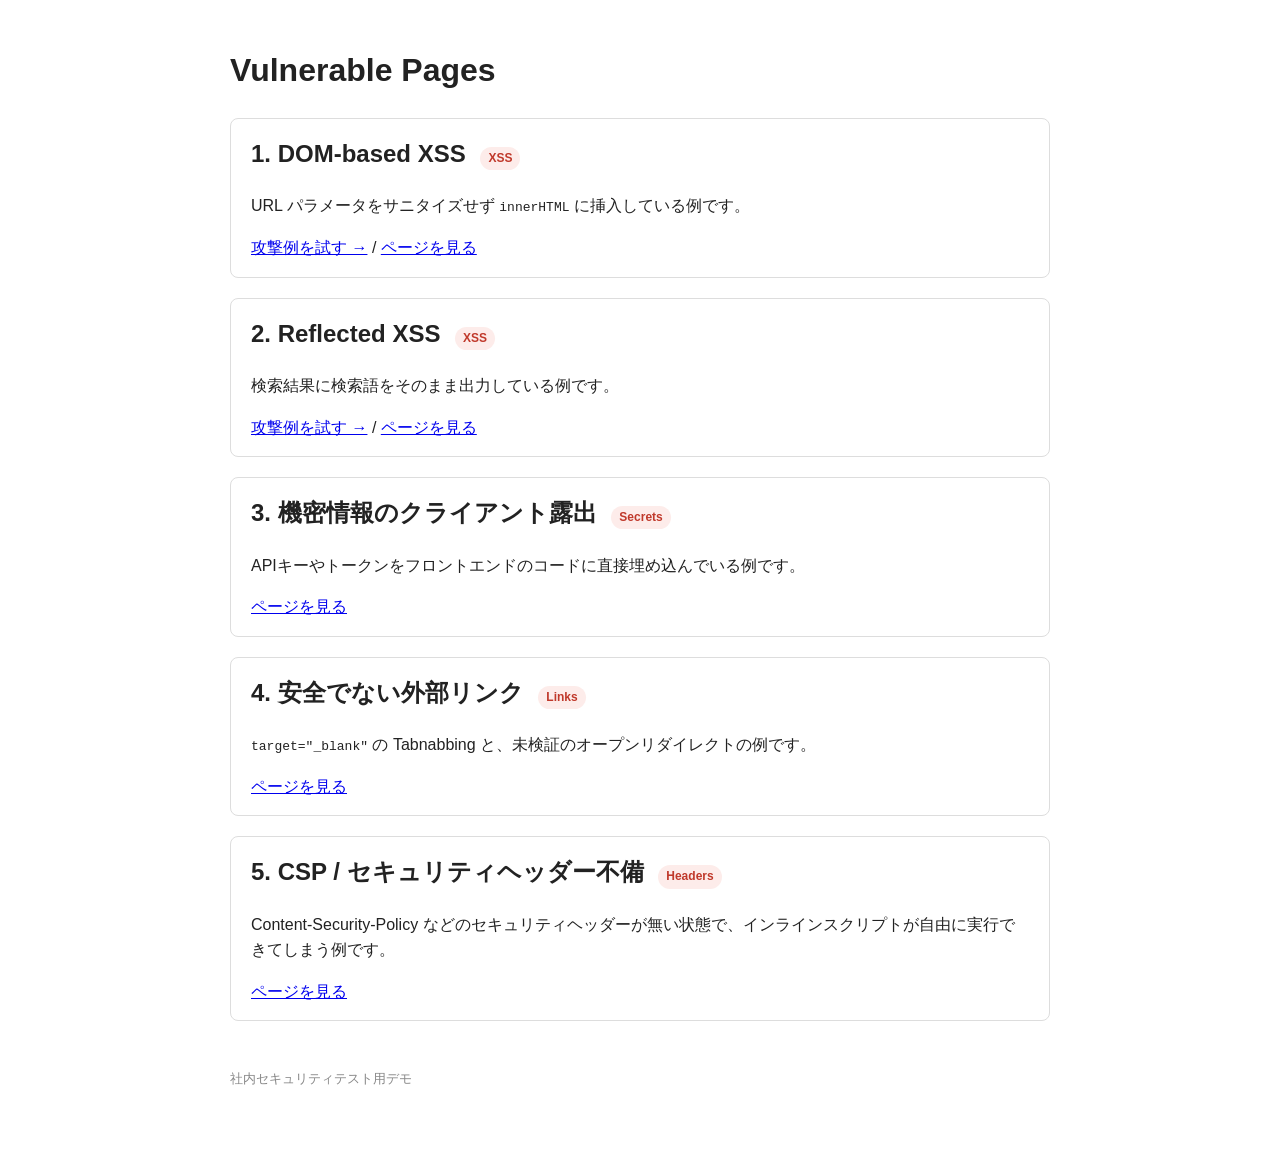
<file: public/index.html>
<!DOCTYPE html>
<html lang="ja">
<head>
  <meta charset="UTF-8" />
  <title>Vulnerable Pages</title>
  <meta name="robots" content="noindex, nofollow" />
  <link rel="stylesheet" href="assets/style.css" />
</head>
<body>

  <h1>Vulnerable Pages</h1>

  <div class="card">
    <h2>1. DOM-based XSS <span class="tag vuln">XSS</span></h2>
    <p>URL パラメータをサニタイズせず <code>innerHTML</code> に挿入している例です。</p>
    <a href="dom-xss.html?name=%3Cimg%20src%3Dx%20onerror%3D%22alert('DOM+XSS')%22%3E">攻撃例を試す →</a>
    /
    <a href="dom-xss.html">ページを見る</a>
  </div>

  <div class="card">
    <h2>2. Reflected XSS <span class="tag vuln">XSS</span></h2>
    <p>検索結果に検索語をそのまま出力している例です。</p>
    <a href="reflected-xss.html?q=%3Cimg%20src%3Dx%20onerror%3D%22alert('Reflected+XSS')%22%3E">攻撃例を試す →</a>
    /
    <a href="reflected-xss.html">ページを見る</a>
  </div>

  <div class="card">
    <h2>3. 機密情報のクライアント露出 <span class="tag vuln">Secrets</span></h2>
    <p>APIキーやトークンをフロントエンドのコードに直接埋め込んでいる例です。</p>
    <a href="secret-exposure.html">ページを見る</a>
  </div>

  <div class="card">
    <h2>4. 安全でない外部リンク <span class="tag vuln">Links</span></h2>
    <p><code>target="_blank"</code> の Tabnabbing と、未検証のオープンリダイレクトの例です。</p>
    <a href="unsafe-links.html">ページを見る</a>
  </div>

  <div class="card">
    <h2>5. CSP / セキュリティヘッダー不備 <span class="tag vuln">Headers</span></h2>
    <p>Content-Security-Policy などのセキュリティヘッダーが無い状態で、インラインスクリプトが自由に実行できてしまう例です。</p>
    <a href="missing-csp.html">ページを見る</a>
  </div>

  <footer>
    社内セキュリティテスト用デモ
  </footer>
</body>
</html>
</file>
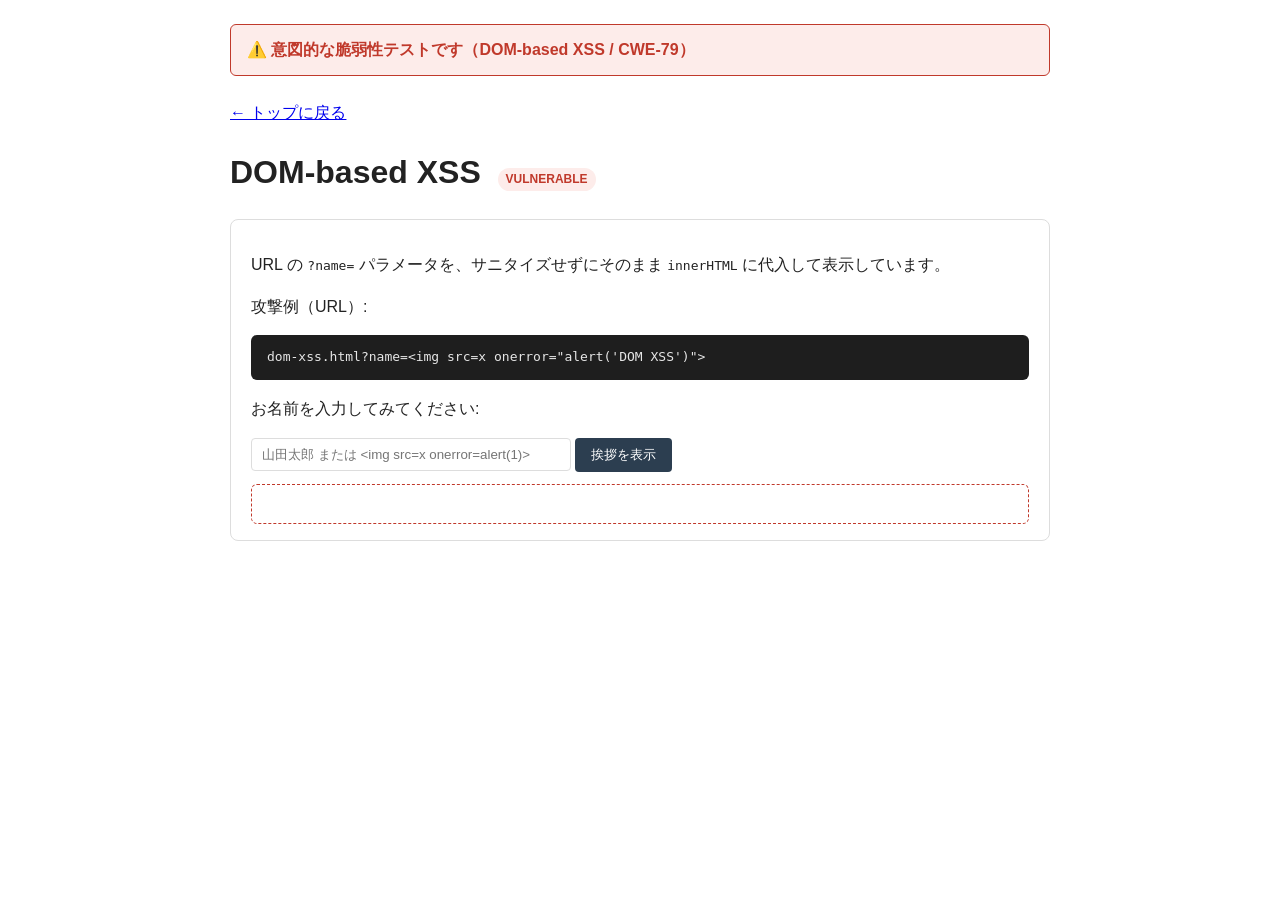
<file: public/dom-xss.html>
<!DOCTYPE html>
<html lang="ja">
<head>
  <meta charset="UTF-8" />
  <title>DOM-based XSS テスト</title>
  <meta name="robots" content="noindex, nofollow" />
  <link rel="stylesheet" href="assets/style.css" />
</head>
<body>
  <div class="banner">⚠️ 意図的な脆弱性テストです（DOM-based XSS / CWE-79）</div>
  <p><a href="index.html">← トップに戻る</a></p>

  <h1>DOM-based XSS <span class="tag vuln">VULNERABLE</span></h1>

  <div class="card">
    <p>
      URL の <code>?name=</code> パラメータを、サニタイズせずにそのまま
      <code>innerHTML</code> に代入して表示しています。
    </p>
    <p>攻撃例（URL）:</p>
    <pre>dom-xss.html?name=&lt;img src=x onerror="alert('DOM XSS')"&gt;</pre>

    <p>お名前を入力してみてください:</p>
    <input type="text" id="nameInput" placeholder="山田太郎 または <img src=x onerror=alert(1)>" />
    <button id="greetBtn">挨拶を表示</button>

    <div id="greeting" class="result-box"></div>
  </div>

  <script>
    // VULNERABLE: URL クエリパラメータや入力値を検証せずに innerHTML へ挿入している。
    // 攻撃者が細工した ?name=<img src=x onerror=...> のような URL を
    // 被害者に踏ませることで、被害者のブラウザ上で任意の JavaScript を実行できる（DOM-based XSS）。
    function render(name) {
      const el = document.getElementById('greeting');
      el.innerHTML = 'こんにちは、' + name + ' さん!'; // ← ここが脆弱ポイント
    }

    // FIX: 本来は以下のいずれかで対策する。
    //   1. innerHTML ではなく textContent を使う（HTML として解釈させない）
    //        el.textContent = 'こんにちは、' + name + ' さん!';
    //   2. どうしても HTML を組み立てる必要がある場合は DOMPurify 等でサニタイズする
    //        el.innerHTML = DOMPurify.sanitize('こんにちは、' + name + ' さん!');
    //   3. URL パラメータは信頼できない外部入力として扱い、常にエスケープ処理を行う

    const params = new URLSearchParams(window.location.search);
    const nameFromUrl = params.get('name');
    if (nameFromUrl) {
      render(nameFromUrl);
    }

    document.getElementById('greetBtn').addEventListener('click', () => {
      const value = document.getElementById('nameInput').value || 'ゲスト';
      render(value);
    });
  </script>
</body>
</html>
</file>
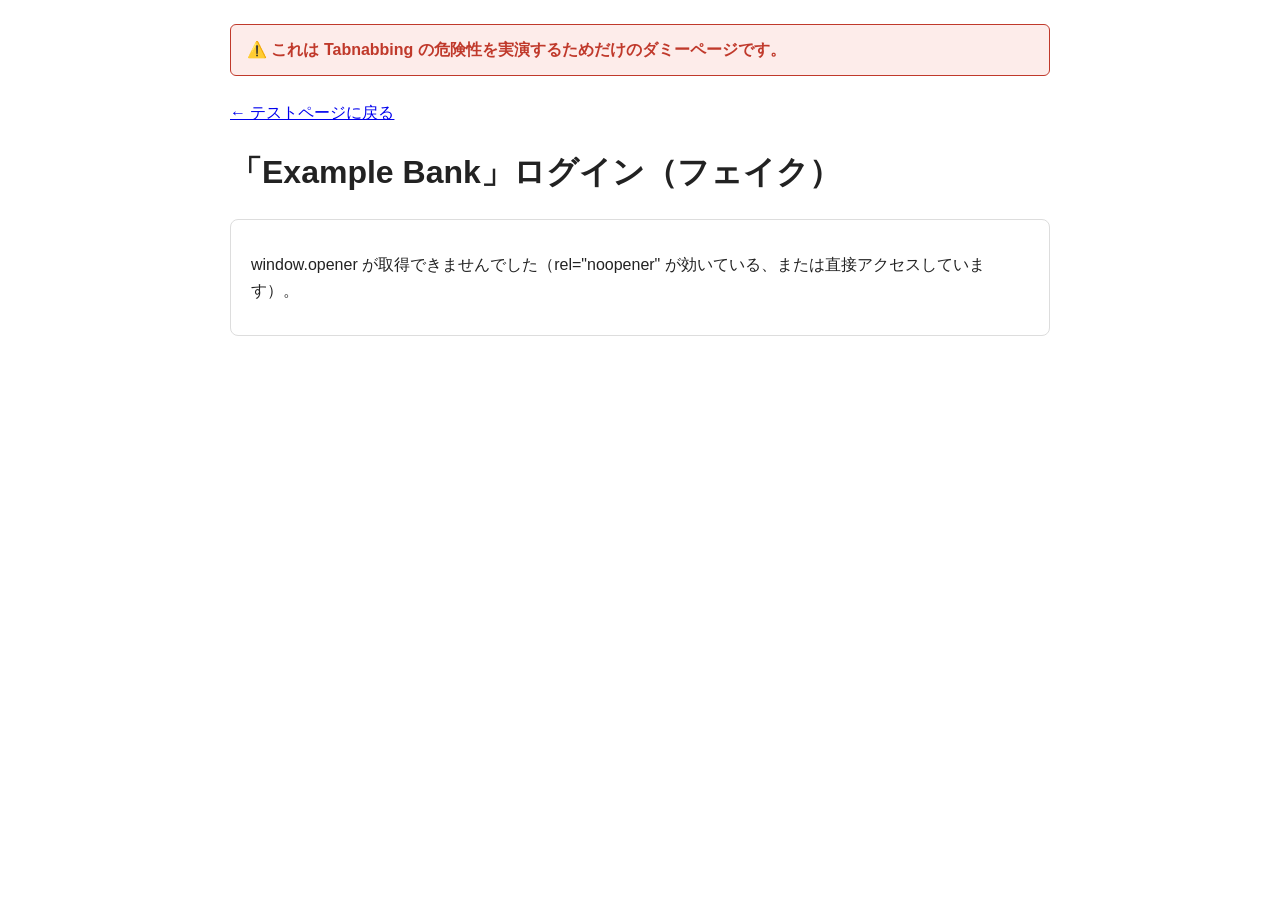
<file: public/evil-tab.html>
<!DOCTYPE html>
<html lang="ja">
<head>
  <meta charset="UTF-8" />
  <title>ログイン - Example Bank（Tabnabbing 実演用のダミーページ）</title>
  <meta name="robots" content="noindex, nofollow" />
  <link rel="stylesheet" href="assets/style.css" />
</head>
<body>
  <div class="banner">
    ⚠️ これは Tabnabbing の危険性を実演するためだけのダミーページです。
  </div>
  <p><a href="unsafe-links.html">← テストページに戻る</a></p>

  <h1>「Example Bank」ログイン（フェイク）</h1>
  <div class="card">
    <p id="status">元のタブを書き換えています…</p>
  </div>

  <script>
    // VULNERABLE 側の実演: このページ自体は「攻撃者が用意したページ」の役をしている。
    // unsafe-links.html が target="_blank" のみで rel="noopener" を付けずにこのページを開いた場合、
    // window.opener を通じて "元のタブ" の window.location を書き換えることができてしまう
    // （Reverse Tabnabbing）。ここでは実害のないよう、元タブを本テストの注意書きページに戻すだけにしている。
    if (window.opener) {
      document.getElementById('status').textContent =
        'window.opener が取得できました（rel="noopener" が無いため）。本来はここでフィッシングサイトに差し替えられます。';
      try {
        window.opener.location.href = 'unsafe-links.html#tabnabbing-demonstrated';
      } catch (e) {
        // クロスオリジンやブラウザ設定により失敗する場合もある
      }
    } else {
      document.getElementById('status').textContent =
        'window.opener が取得できませんでした（rel="noopener" が効いている、または直接アクセスしています）。';
    }
  </script>
</body>
</html>
</file>
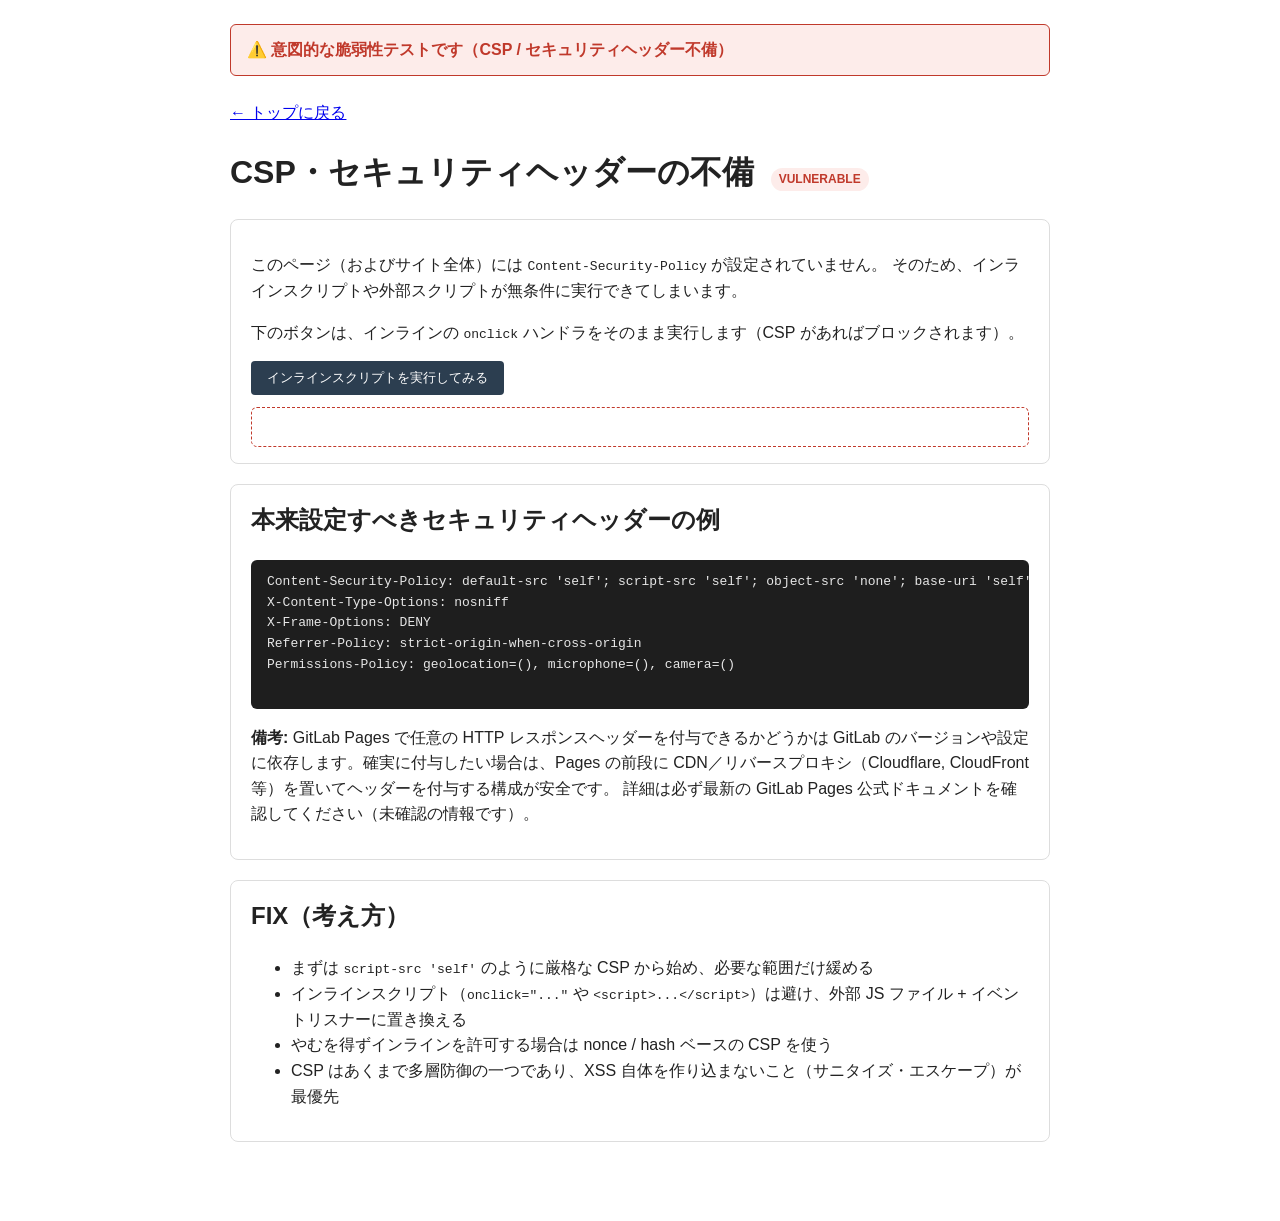
<file: public/missing-csp.html>
<!DOCTYPE html>
<html lang="ja">
<head>
  <meta charset="UTF-8" />
  <title>CSP / セキュリティヘッダー不備 テスト</title>
  <meta name="robots" content="noindex, nofollow" />
  <!--
    VULNERABLE: Content-Security-Policy が一切設定されていない（meta タグも HTTP レスポンスヘッダーも無し）。
    そのため、もし他の脆弱性（XSS 等）によって任意の HTML/JS が注入された場合、
    それを実行させないための「最後の防御線」が存在しない状態になっている。
  -->
  <link rel="stylesheet" href="assets/style.css" />
</head>
<body>
  <div class="banner">⚠️ 意図的な脆弱性テストです（CSP / セキュリティヘッダー不備）</div>
  <p><a href="index.html">← トップに戻る</a></p>

  <h1>CSP・セキュリティヘッダーの不備 <span class="tag vuln">VULNERABLE</span></h1>

  <div class="card">
    <p>
      このページ（およびサイト全体）には <code>Content-Security-Policy</code> が設定されていません。
      そのため、インラインスクリプトや外部スクリプトが無条件に実行できてしまいます。
    </p>
    <p>下のボタンは、インラインの <code>onclick</code> ハンドラをそのまま実行します（CSP があればブロックされます）。</p>
    <button onclick="document.getElementById('out').textContent = 'インラインスクリプトが実行されました（CSP なし）';">
      インラインスクリプトを実行してみる
    </button>
    <div id="out" class="result-box"></div>
  </div>

  <div class="card">
    <h2>本来設定すべきセキュリティヘッダーの例</h2>
    <pre>
Content-Security-Policy: default-src 'self'; script-src 'self'; object-src 'none'; base-uri 'self'; frame-ancestors 'none'
X-Content-Type-Options: nosniff
X-Frame-Options: DENY
Referrer-Policy: strict-origin-when-cross-origin
Permissions-Policy: geolocation=(), microphone=(), camera=()
    </pre>
    <p>
      <strong>備考:</strong> GitLab Pages で任意の HTTP レスポンスヘッダーを付与できるかどうかは
      GitLab のバージョンや設定に依存します。確実に付与したい場合は、Pages の前段に
      CDN／リバースプロキシ（Cloudflare, CloudFront 等）を置いてヘッダーを付与する構成が安全です。
      詳細は必ず最新の GitLab Pages 公式ドキュメントを確認してください（未確認の情報です）。
    </p>
  </div>

  <div class="card">
    <h2>FIX（考え方）</h2>
    <ul>
      <li>まずは <code>script-src 'self'</code> のように厳格な CSP から始め、必要な範囲だけ緩める</li>
      <li>インラインスクリプト（<code>onclick="..."</code> や <code>&lt;script&gt;...&lt;/script&gt;</code>）は避け、外部 JS ファイル + イベントリスナーに置き換える</li>
      <li>やむを得ずインラインを許可する場合は nonce / hash ベースの CSP を使う</li>
      <li>CSP はあくまで多層防御の一つであり、XSS 自体を作り込まないこと（サニタイズ・エスケープ）が最優先</li>
    </ul>
  </div>
</body>
</html>
</file>
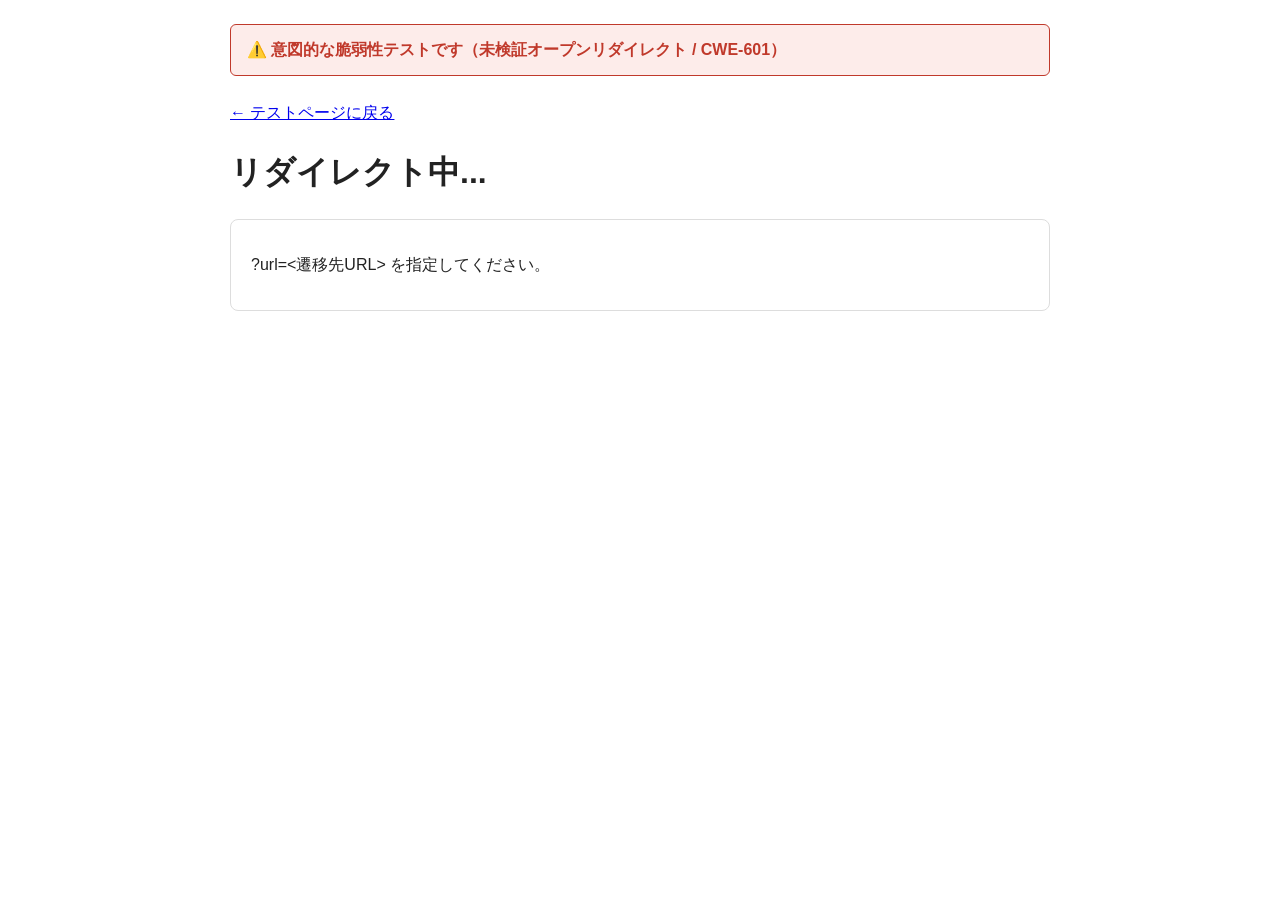
<file: public/redirect.html>
<!DOCTYPE html>
<html lang="ja">
<head>
  <meta charset="UTF-8" />
  <title>リダイレクト中... テスト</title>
  <meta name="robots" content="noindex, nofollow" />
  <link rel="stylesheet" href="assets/style.css" />
</head>
<body>
  <div class="banner">⚠️ 意図的な脆弱性テストです（未検証オープンリダイレクト / CWE-601）</div>
  <p><a href="unsafe-links.html">← テストページに戻る</a></p>

  <h1>リダイレクト中...</h1>
  <div class="card">
    <p id="msg">遷移先を確認しています…</p>
  </div>

  <script>
    // VULNERABLE: ?url= に渡された値をドメイン検証せずそのままリダイレクト先として使っている。
    // 一見すると "信頼できる自社ドメインのリンク" に見えるため、
    // フィッシングメールなどで悪用され、被害者を偽サイトへ誘導するのに使われる（オープンリダイレクト）。
    //   例: https://this-site.example/redirect.html?url=https://evil.example/fake-login
    const params = new URLSearchParams(window.location.search);
    const dest = params.get('url');
    const msg = document.getElementById('msg');

    if (dest) {
      msg.textContent = `${dest} へリダイレクトします（検証なし）…`;
      // JavaScript が無効／ブロックされた環境向けのフォールバックリンク（説明用）
      const a = document.createElement('a');
      a.href = dest;
      a.textContent = dest;
      msg.appendChild(document.createElement('br'));
      msg.appendChild(a);
      window.location.href = dest;
    } else {
      msg.textContent = '?url=<遷移先URL> を指定してください。';
    }

    // FIX: 本来は以下のように許可リストで検証する。
    //   const ALLOWED_HOSTS = ['example.com', 'sub.example.com'];
    //   const url = new URL(dest, window.location.origin);
    //   if (!ALLOWED_HOSTS.includes(url.hostname)) {
    //     throw new Error('許可されていないリダイレクト先です');
    //   }
    //   window.location.href = url.toString();
    // もしくは、外部リダイレクトを行わず相対パスのみを許可する設計にする。
  </script>
</body>
</html>
</file>
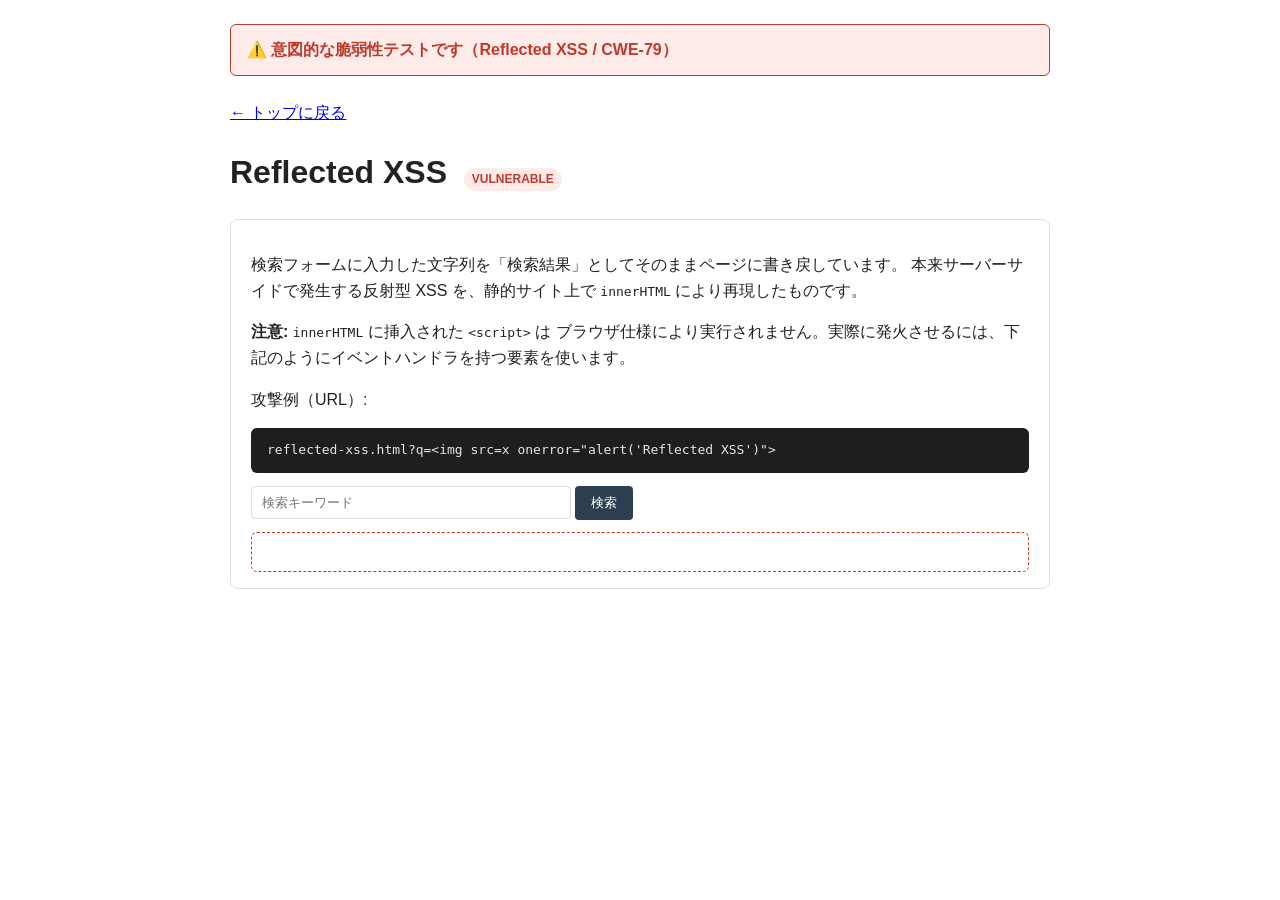
<file: public/reflected-xss.html>
<!DOCTYPE html>
<html lang="ja">
<head>
  <meta charset="UTF-8" />
  <title>Reflected XSS テスト</title>
  <meta name="robots" content="noindex, nofollow" />
  <link rel="stylesheet" href="assets/style.css" />
</head>
<body>
  <div class="banner">⚠️ 意図的な脆弱性テストです（Reflected XSS / CWE-79）</div>
  <p><a href="index.html">← トップに戻る</a></p>

  <h1>Reflected XSS <span class="tag vuln">VULNERABLE</span></h1>

  <div class="card">
    <p>
      検索フォームに入力した文字列を「検索結果」としてそのままページに書き戻しています。
      本来サーバーサイドで発生する反射型 XSS を、静的サイト上で <code>innerHTML</code> により再現したものです。
    </p>
    <p>
      <strong>注意:</strong> <code>innerHTML</code> に挿入された <code>&lt;script&gt;</code> は
      ブラウザ仕様により実行されません。実際に発火させるには、下記のようにイベントハンドラを持つ要素を使います。
    </p>
    <p>攻撃例（URL）:</p>
    <pre>reflected-xss.html?q=&lt;img src=x onerror="alert('Reflected XSS')"&gt;</pre>

    <form id="searchForm">
      <input type="text" id="searchInput" name="q" placeholder="検索キーワード" />
      <button type="submit">検索</button>
    </form>

    <div id="searchResult" class="result-box"></div>
  </div>

  <script>
    // VULNERABLE: クエリパラメータ q の値を、そのまま HTML として innerHTML に挿入してしまっている。
    // 攻撃者が細工した検索用 URL（?q=<img src=x onerror=...>）を SNS やメールでばら撒き、
    // 被害者に踏ませることで被害者のブラウザ上でスクリプトを実行させる（反射型 XSS）。
    function showResult(query) {
      const box = document.getElementById('searchResult');
      box.innerHTML = '「' + query + '」の検索結果: 0件見つかりました。'; // ← ここが脆弱ポイント
    }

    // FIX: 対策としては以下のいずれかを行う。
    //   1. textContent を使い HTML として解釈させない
    //   2. サーバー/フレームワーク側の自動エスケープ（React の {}, Go template の html/template 等）を利用する
    //   3. 出力前に HTML エスケープ関数を通す（&, <, >, ", ' を実体参照に変換）
    //   4. レスポンスに適切な Content-Security-Policy を設定し、インラインスクリプトの実行を防ぐ

    const params = new URLSearchParams(window.location.search);
    const q = params.get('q');
    if (q) {
      document.getElementById('searchInput').value = q;
      showResult(q);
    }

    document.getElementById('searchForm').addEventListener('submit', (e) => {
      e.preventDefault();
      const value = document.getElementById('searchInput').value;
      showResult(value);
    });
  </script>
</body>
</html>
</file>
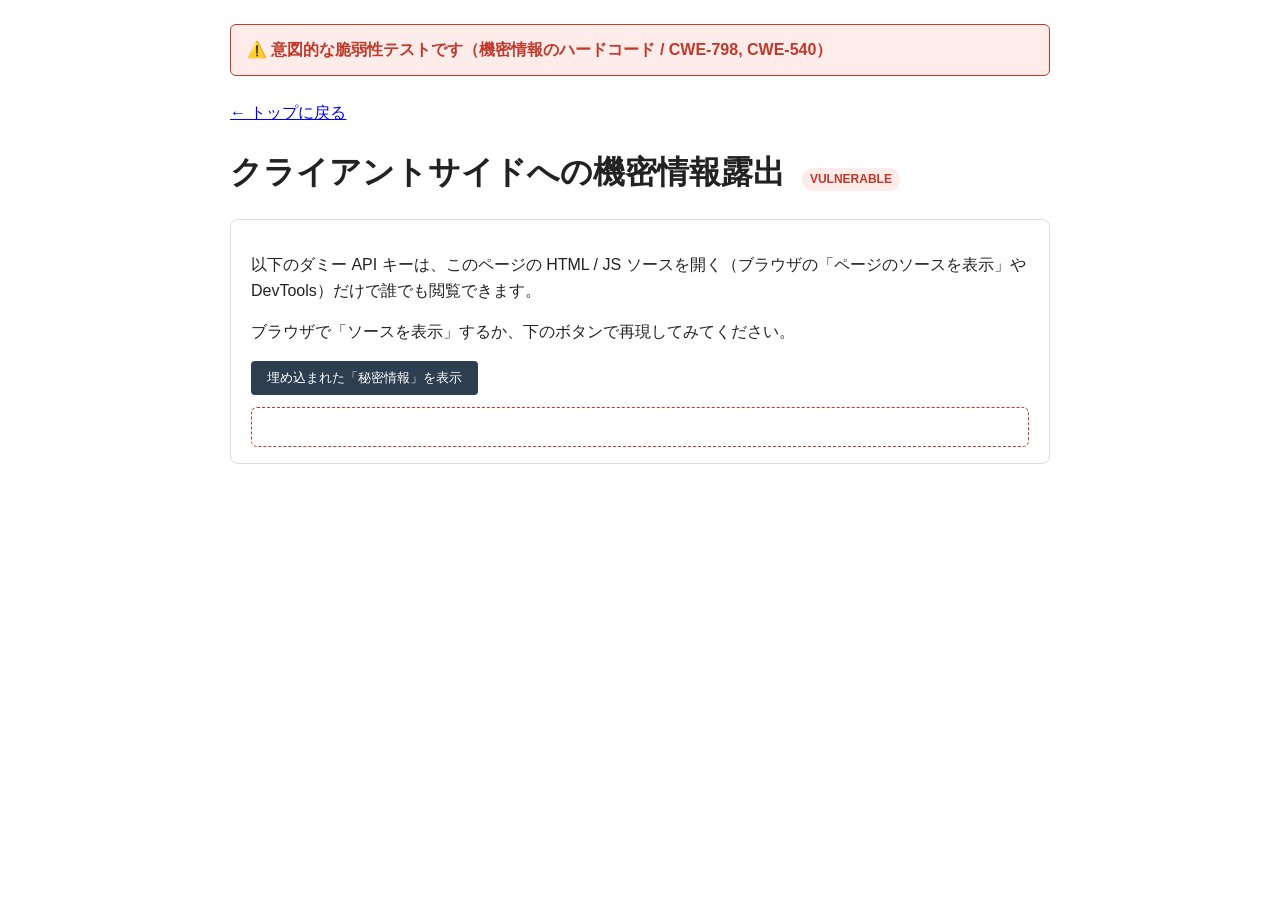
<file: public/secret-exposure.html>
<!DOCTYPE html>
<html lang="ja">
<head>
  <meta charset="UTF-8" />
  <title>機密情報の露出 テスト</title>
  <meta name="robots" content="noindex, nofollow" />
  <link rel="stylesheet" href="assets/style.css" />
</head>
<body>
  <div class="banner">⚠️ 意図的な脆弱性テストです（機密情報のハードコード / CWE-798, CWE-540）</div>
  <p><a href="index.html">← トップに戻る</a></p>

  <h1>クライアントサイドへの機密情報露出 <span class="tag vuln">VULNERABLE</span></h1>

  <div class="card">
    <p>
      以下のダミー API キーは、このページの HTML / JS ソースを開く（ブラウザの「ページのソースを表示」や
      DevTools）だけで誰でも閲覧できます。
    </p>
    <p>ブラウザで「ソースを表示」するか、下のボタンで再現してみてください。</p>
    <button id="revealBtn">埋め込まれた「秘密情報」を表示</button>
    <div id="secretBox" class="result-box"></div>
  </div>

  <!--
    VULNERABLE: HTML コメントの中に機密情報を書いてしまう例（ダミー値）。
    <meta name="internal-db-password" content="Sup3rSecretPassw0rd!">
  -->

  <script>
    // VULNERABLE: フロントエンドの JS に API キー・シークレットを直接埋め込んでいる（すべてダミー値）。
    // クライアントサイドのコードは常にエンドユーザーに配信されるため、
    // ここに書いた値はビルド後も丸見えになり、誰でも抜き出して悪用できてしまう。
    const DUMMY_API_KEY = 'sk_live_1234567890abcdefFAKEKEY';
    const DUMMY_DB_PASSWORD = 'Sup3rSecretPassw0rd!'; // ダミー値（実在しない）
    const DUMMY_AWS_SECRET_ACCESS_KEY = 'wJalrXUtnFEMI/K7MDENG/FAKEKEYEXAMPLE';

    // FIX: 本来あるべき対策
    //   1. 秘密情報はフロントエンドに一切含めない。API 呼び出しはバックエンド経由で行う。
    //   2. どうしてもクライアントで必要な公開用キー（例: 公開可能な analytics key）だけを使う。
    //   3. 秘密情報は環境変数 + サーバーサイドのシークレットマネージャ（AWS Secrets Manager 等）で管理する。
    //   4. .env や設定ファイルを誤って公開リポジトリ / ビルド成果物に含めないよう .gitignore や CI でチェックする。
    //   5. 万一漏えいした場合は直ちにキーをローテーション（無効化・再発行）する。

    document.getElementById('revealBtn').addEventListener('click', () => {
      document.getElementById('secretBox').textContent =
        `API Key: ${DUMMY_API_KEY}\nDB Password: ${DUMMY_DB_PASSWORD}\nAWS Secret: ${DUMMY_AWS_SECRET_ACCESS_KEY}`;
    });
  </script>
</body>
</html>
</file>
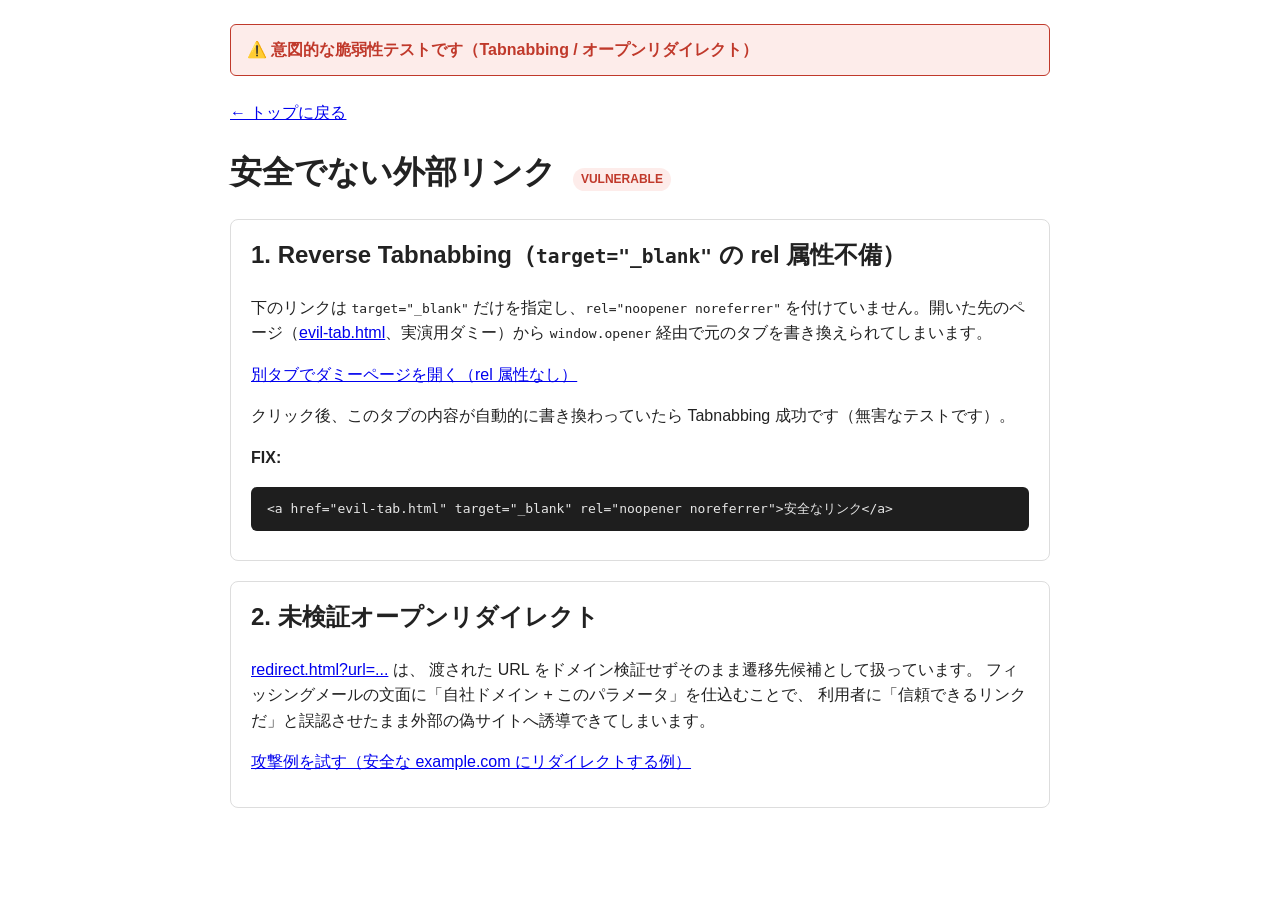
<file: public/unsafe-links.html>
<!DOCTYPE html>
<html lang="ja">
<head>
  <meta charset="UTF-8" />
  <title>安全でない外部リンク テスト</title>
  <meta name="robots" content="noindex, nofollow" />
  <link rel="stylesheet" href="assets/style.css" />
</head>
<body>
  <div class="banner">⚠️ 意図的な脆弱性テストです（Tabnabbing / オープンリダイレクト）</div>
  <p><a href="index.html">← トップに戻る</a></p>

  <h1 id="tabnabbing-demonstrated">安全でない外部リンク <span class="tag vuln">VULNERABLE</span></h1>

  <div class="card">
    <h2>1. Reverse Tabnabbing（<code>target="_blank"</code> の rel 属性不備）</h2>
    <p>
      下のリンクは <code>target="_blank"</code> だけを指定し、<code>rel="noopener noreferrer"</code>
      を付けていません。開いた先のページ（<a href="evil-tab.html">evil-tab.html</a>、実演用ダミー）から
      <code>window.opener</code> 経由で元のタブを書き換えられてしまいます。
    </p>

    <!-- VULNERABLE: rel="noopener noreferrer" が無いため、リンク先ページに window.opener を渡してしまう -->
    <p><a href="evil-tab.html" target="_blank">別タブでダミーページを開く（rel 属性なし）</a></p>

    <p>クリック後、このタブの内容が自動的に書き換わっていたら Tabnabbing 成功です（無害なテストです）。</p>

    <p><strong>FIX:</strong></p>
    <pre>&lt;a href="evil-tab.html" target="_blank" rel="noopener noreferrer"&gt;安全なリンク&lt;/a&gt;</pre>
  </div>

  <div class="card">
    <h2>2. 未検証オープンリダイレクト</h2>
    <p>
      <a href="redirect.html?url=https://example.com/">redirect.html?url=...</a> は、
      渡された URL をドメイン検証せずそのまま遷移先候補として扱っています。
      フィッシングメールの文面に「自社ドメイン + このパラメータ」を仕込むことで、
      利用者に「信頼できるリンクだ」と誤認させたまま外部の偽サイトへ誘導できてしまいます。
    </p>
    <p><a href="redirect.html?url=https://example.com/fake-login">攻撃例を試す（安全な example.com にリダイレクトする例）</a></p>
  </div>
</body>
</html>
</file>
<file: public/assets/style.css>
:root {
  --danger: #c0392b;
  --danger-bg: #fdecea;
  --fix: #1e8449;
  --fix-bg: #eafaf1;
  --border: #ddd;
}

* {
  box-sizing: border-box;
}

body {
  font-family: -apple-system, BlinkMacSystemFont, "Segoe UI", Helvetica, Arial, sans-serif;
  max-width: 860px;
  margin: 0 auto;
  padding: 24px 20px 60px;
  line-height: 1.6;
  color: #222;
}

.banner {
  background: var(--danger-bg);
  border: 1px solid var(--danger);
  color: var(--danger);
  padding: 12px 16px;
  border-radius: 6px;
  font-weight: bold;
  margin-bottom: 24px;
}

nav a {
  display: block;
  margin-bottom: 4px;
}

.card {
  border: 1px solid var(--border);
  border-radius: 8px;
  padding: 16px 20px;
  margin-bottom: 20px;
}

.card h2 {
  margin-top: 0;
}

.tag {
  display: inline-block;
  font-size: 12px;
  font-weight: bold;
  padding: 2px 8px;
  border-radius: 999px;
  margin-left: 8px;
}

.tag.vuln {
  background: var(--danger-bg);
  color: var(--danger);
}

.tag.fix {
  background: var(--fix-bg);
  color: var(--fix);
}

pre {
  background: #1e1e1e;
  color: #e6e6e6;
  padding: 12px 16px;
  border-radius: 6px;
  overflow-x: auto;
  font-size: 13px;
}

input[type="text"] {
  padding: 8px 10px;
  width: 100%;
  max-width: 320px;
  border: 1px solid var(--border);
  border-radius: 4px;
}

button {
  padding: 8px 16px;
  border: none;
  border-radius: 4px;
  background: #2c3e50;
  color: #fff;
  cursor: pointer;
}

.result-box {
  border: 1px dashed var(--danger);
  padding: 12px;
  margin-top: 12px;
  min-height: 40px;
  border-radius: 6px;
}

footer {
  margin-top: 48px;
  font-size: 13px;
  color: #888;
}
</file>
